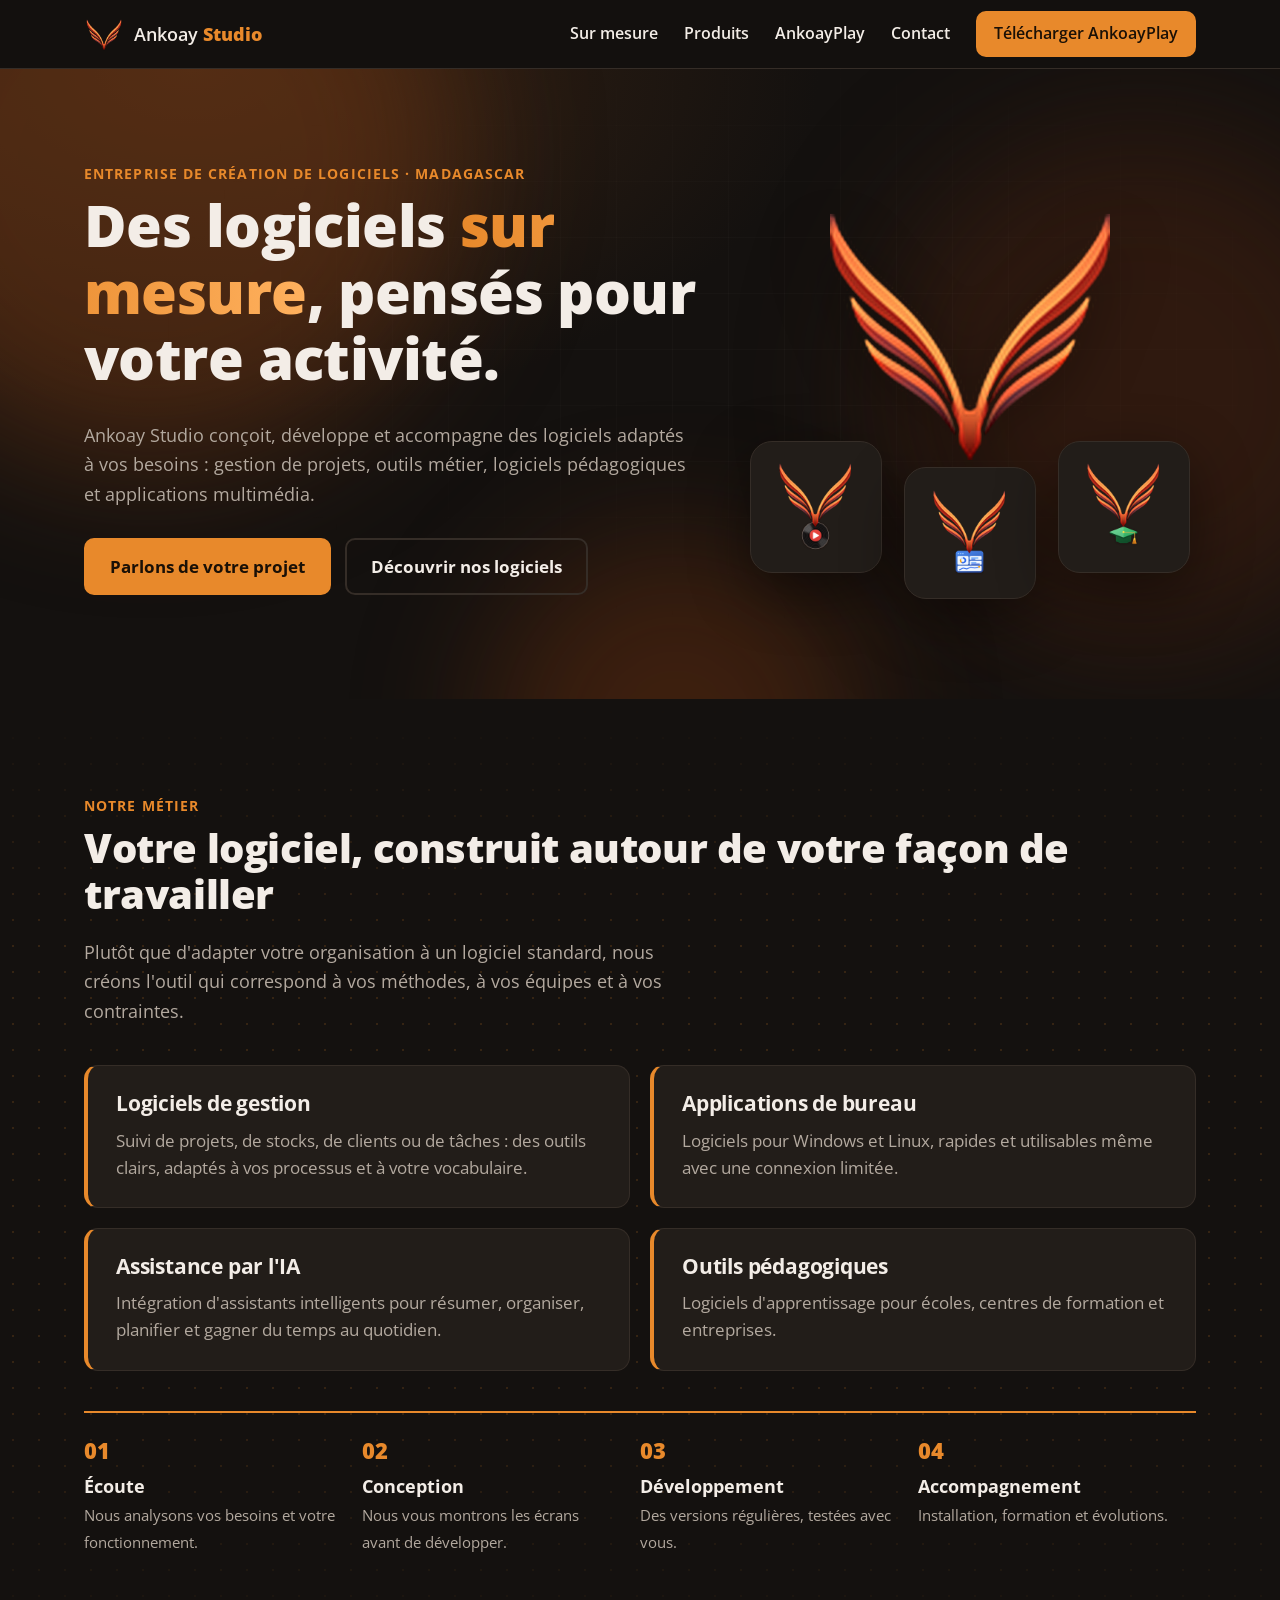
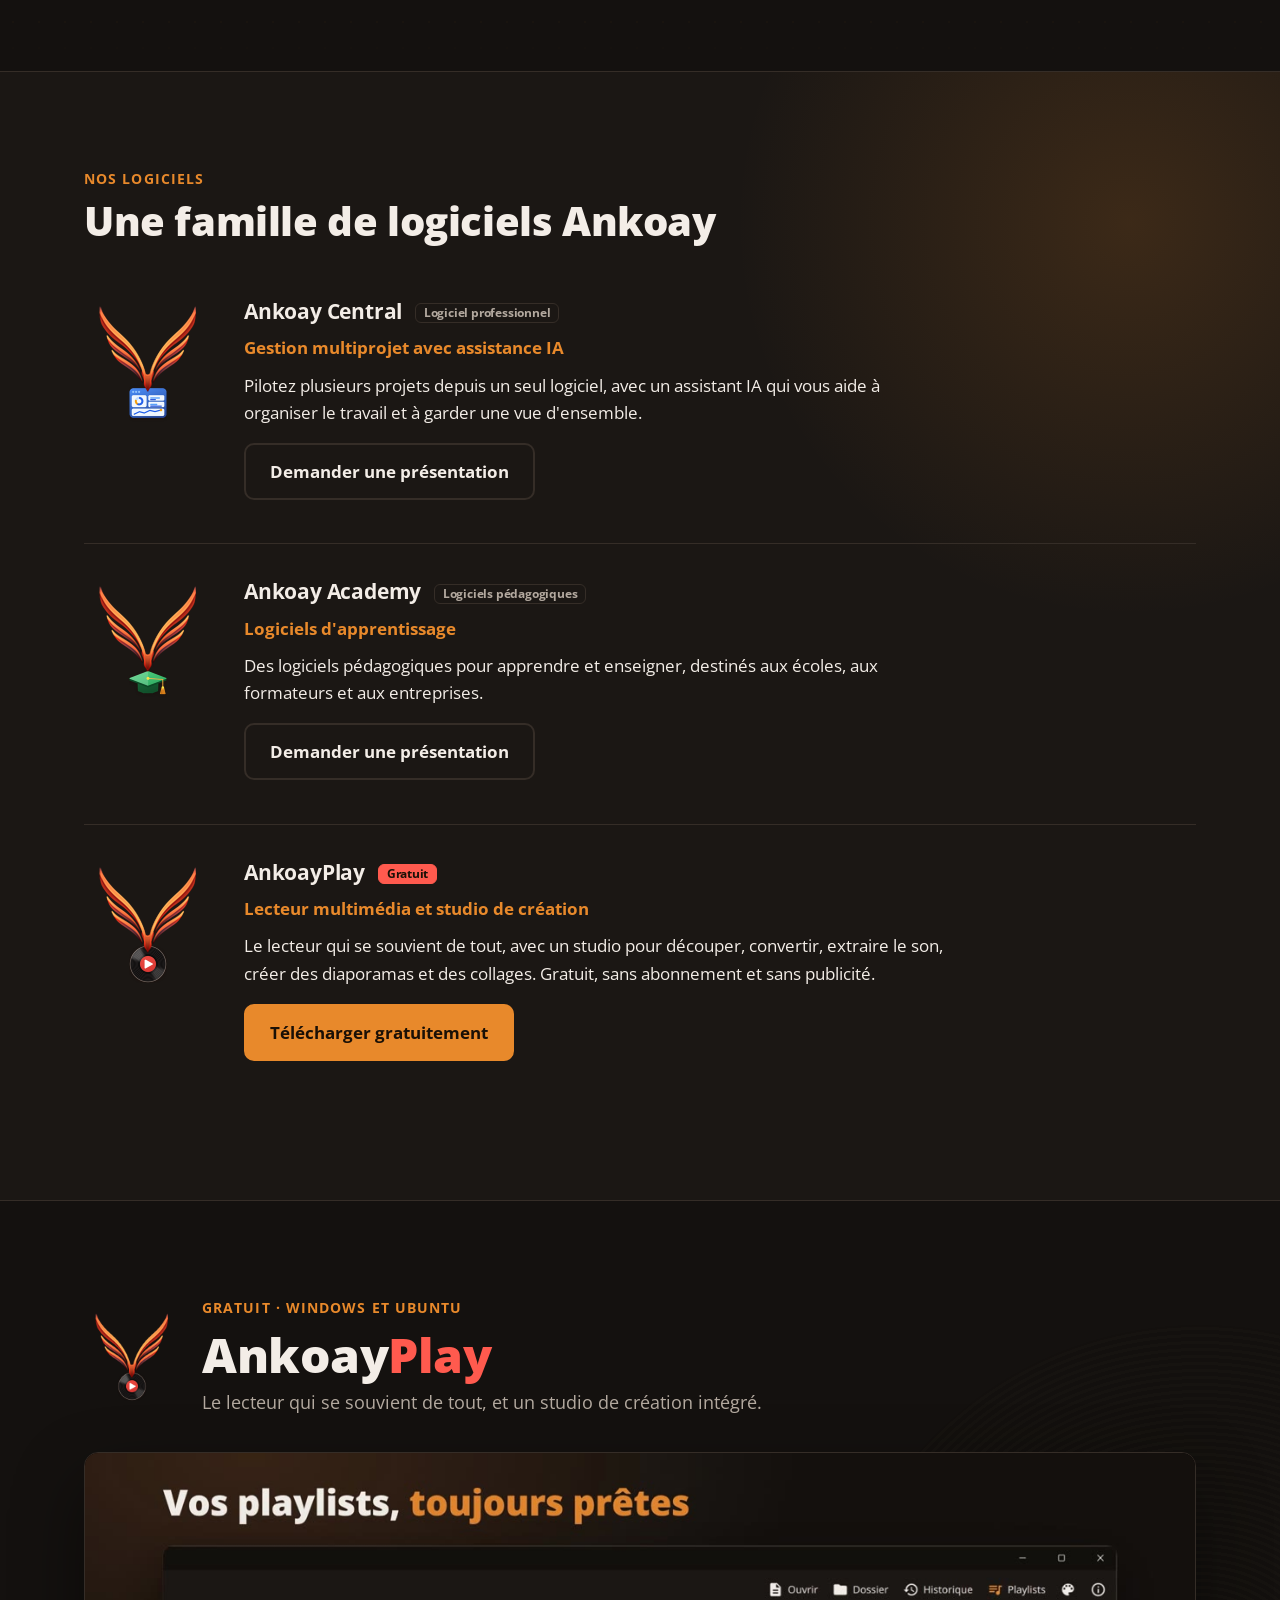
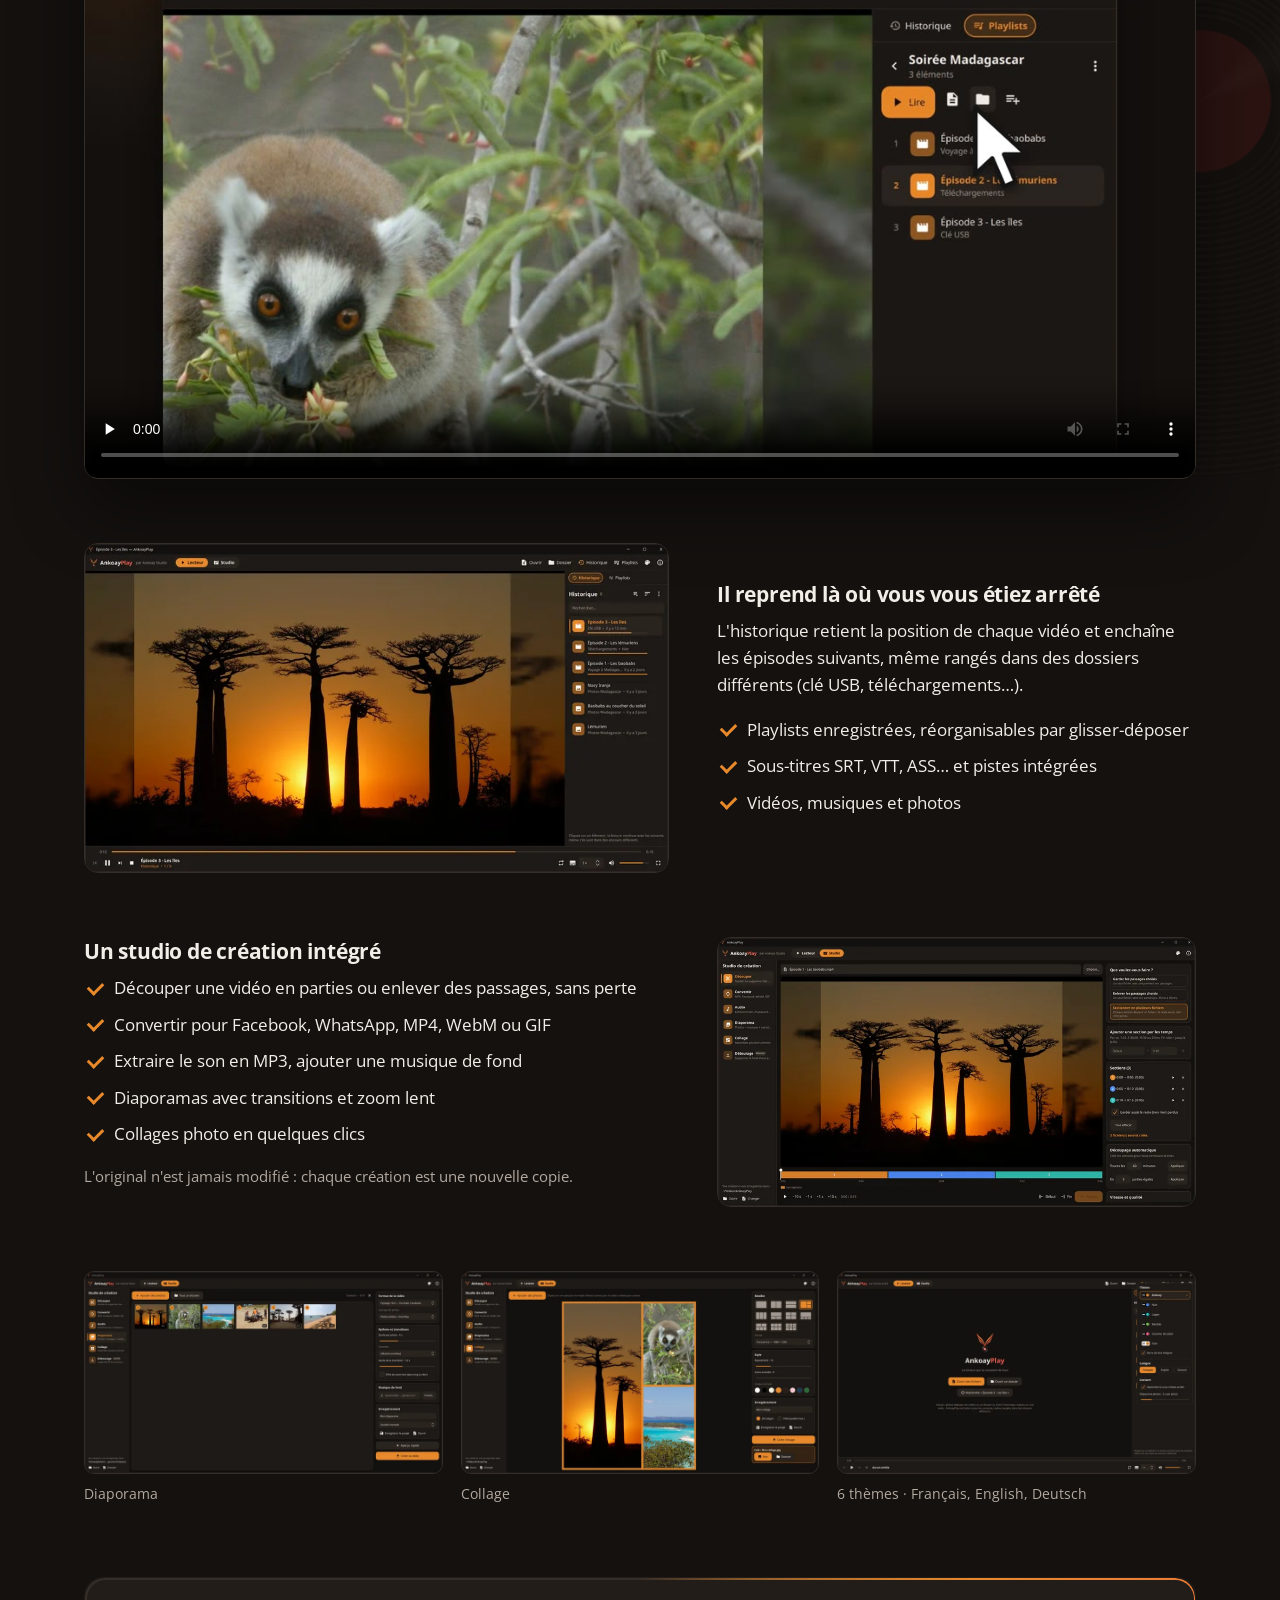
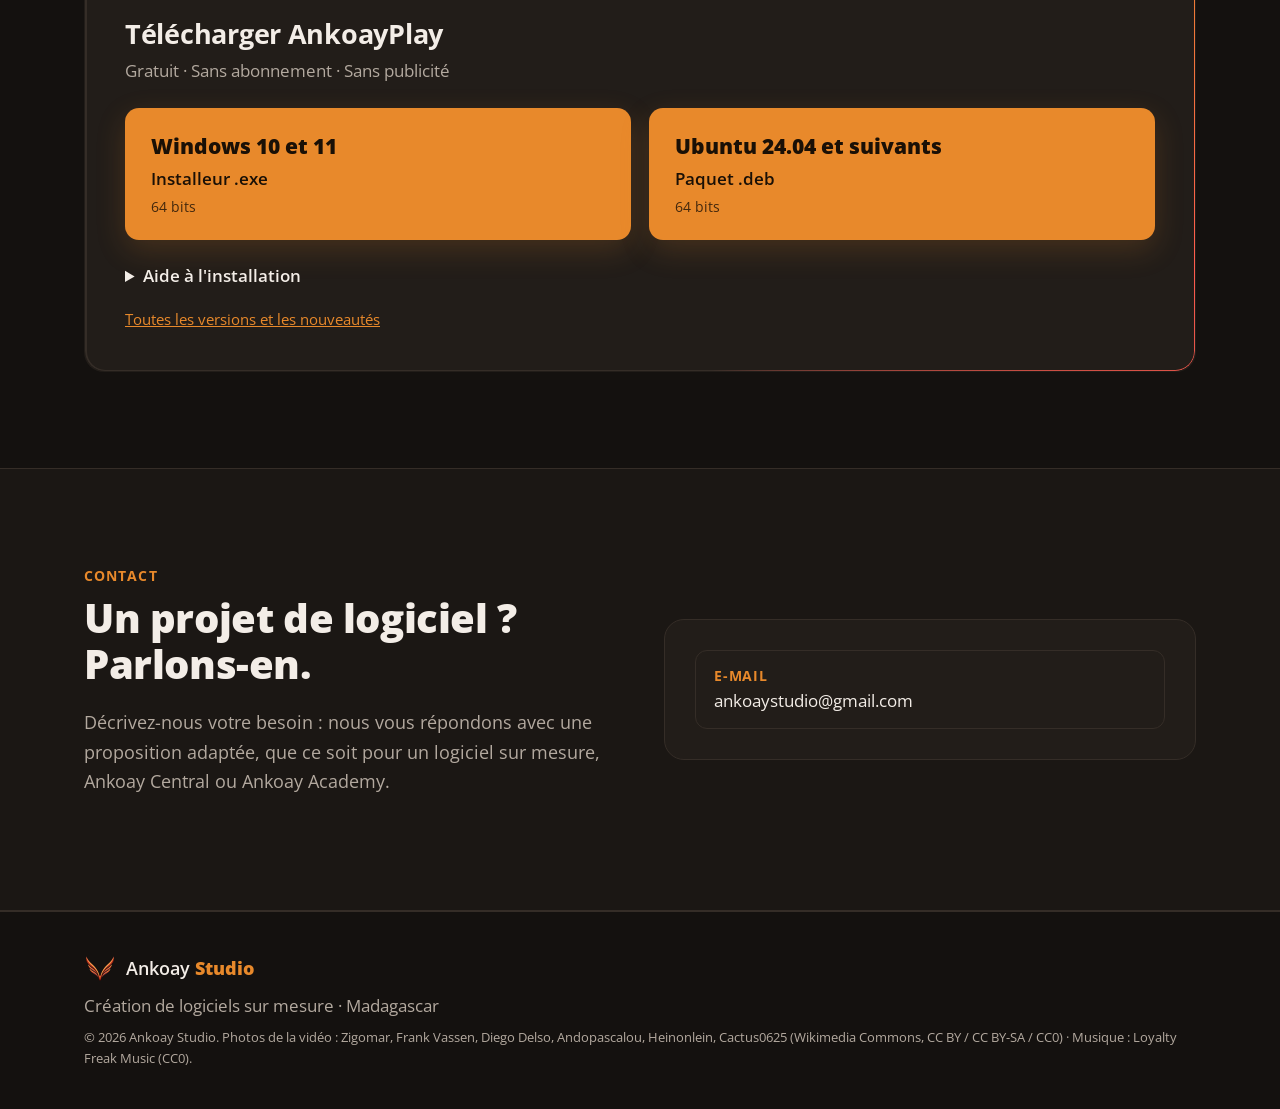
<file: index.html>
<!doctype html>
<html lang="fr">
<head>
  <meta charset="utf-8">
  <meta name="viewport" content="width=device-width, initial-scale=1">
  <title>Ankoay Studio — Logiciels sur mesure à Madagascar</title>
  <meta name="description" content="Ankoay Studio conçoit des logiciels sur mesure pour les entreprises et les écoles. Découvrez AnkoayPlay (lecteur et studio de création gratuit), Ankoay Central (gestion multiprojet avec assistance IA) et Ankoay Academy (logiciels pédagogiques).">
  <meta name="theme-color" content="#14110F">
  <link rel="icon" type="image/png" href="assets/img/favicon.png">
  <meta property="og:type" content="website">
  <meta property="og:title" content="Ankoay Studio — Logiciels sur mesure">
  <meta property="og:description" content="Logiciels sur mesure, gestion multiprojet avec IA, logiciels pédagogiques — et AnkoayPlay, notre lecteur multimédia gratuit.">
  <meta property="og:image" content="assets/img/video-affiche.jpg">
  <link rel="preconnect" href="https://fonts.googleapis.com">
  <link rel="preconnect" href="https://fonts.gstatic.com" crossorigin>
  <link href="https://fonts.googleapis.com/css2?family=Open+Sans:wght@400;600;700;800&display=swap" rel="stylesheet">
  <link rel="stylesheet" href="assets/css/style.css">
  <link rel="stylesheet" href="assets/css/animations.css">
  <script type="application/ld+json">
  {
    "@context": "https://schema.org",
    "@type": "SoftwareApplication",
    "name": "AnkoayPlay",
    "applicationCategory": "MultimediaApplication",
    "operatingSystem": "Windows 10, Windows 11, Ubuntu",
    "offers": { "@type": "Offer", "price": "0", "priceCurrency": "EUR" },
    "author": { "@type": "Organization", "name": "Ankoay Studio" }
  }
  </script>
</head>
<body>
  <a class="skip" href="#contenu">Aller au contenu</a>

  <header class="top" id="haut">
    <div class="wrap top-in">
      <a class="brand" href="#haut" aria-label="Ankoay Studio, accueil">
        <img src="assets/img/logo-ankoay-studio-256.png" alt="" width="40" height="40">
        <span>Ankoay <b>Studio</b></span>
      </a>
      <button class="menu-btn" aria-expanded="false" aria-controls="menu" aria-label="Ouvrir le menu">
        <span></span><span></span><span></span>
      </button>
      <nav id="menu" class="menu" aria-label="Navigation principale">
        <a href="#sur-mesure">Sur mesure</a>
        <a href="#produits">Produits</a>
        <a href="#ankoayplay">AnkoayPlay</a>
        <a href="#contact">Contact</a>
        <a class="btn btn-small" href="#telecharger">Télécharger AnkoayPlay</a>
      </nav>
    </div>
  </header>

  <main id="contenu">
    <!-- ============================================================ Accueil -->
    <section class="hero">
      <div class="hero-bg" aria-hidden="true"><span class="blob b1"></span><span class="blob b2"></span><span class="blob b3"></span><span class="grid"></span></div>
      <div class="wrap hero-in">
        <div class="hero-text">
          <p class="eyebrow">Entreprise de création de logiciels · Madagascar</p>
          <h1>Des logiciels <span class="acc">sur mesure</span>, pensés pour votre activité.</h1>
          <p class="lead">Ankoay Studio conçoit, développe et accompagne des logiciels adaptés à vos besoins :
            gestion de projets, outils métier, logiciels pédagogiques et applications multimédia.</p>
          <div class="cta-row">
            <a class="btn" href="#contact">Parlons de votre projet</a>
            <a class="btn btn-ghost" href="#produits">Découvrir nos logiciels</a>
          </div>
        </div>
        <div class="hero-logos" aria-hidden="true">
          <img class="hl hl-main" src="assets/img/logo-ankoay-studio-512.png" alt="">
          <img class="hl hl-a" src="assets/img/logo-ankoayplay-256.png" alt="">
          <img class="hl hl-b" src="assets/img/logo-ankoay-central-256.png" alt="">
          <img class="hl hl-c" src="assets/img/logo-ankoay-academy-256.png" alt="">
        </div>
      </div>
    </section>

    <!-- ============================================================ Sur mesure -->
    <section class="section section-dots" id="sur-mesure">
      <div class="wrap">
        <p class="eyebrow">Notre métier</p>
        <h2>Votre logiciel, construit autour de votre façon de travailler</h2>
        <p class="section-lead">Plutôt que d'adapter votre organisation à un logiciel standard, nous créons l'outil
          qui correspond à vos méthodes, à vos équipes et à vos contraintes.</p>
        <div class="services">
          <article class="service">
            <h3>Logiciels de gestion</h3>
            <p>Suivi de projets, de stocks, de clients ou de tâches : des outils clairs, adaptés à vos
              processus et à votre vocabulaire.</p>
          </article>
          <article class="service">
            <h3>Applications de bureau</h3>
            <p>Logiciels pour Windows et Linux, rapides et utilisables même avec une connexion limitée.</p>
          </article>
          <article class="service">
            <h3>Assistance par l'IA</h3>
            <p>Intégration d'assistants intelligents pour résumer, organiser, planifier et gagner du temps
              au quotidien.</p>
          </article>
          <article class="service">
            <h3>Outils pédagogiques</h3>
            <p>Logiciels d'apprentissage pour écoles, centres de formation et entreprises.</p>
          </article>
        </div>
        <ol class="steps" aria-label="Comment nous travaillons">
          <li><b>Écoute</b><span>Nous analysons vos besoins et votre fonctionnement.</span></li>
          <li><b>Conception</b><span>Nous vous montrons les écrans avant de développer.</span></li>
          <li><b>Développement</b><span>Des versions régulières, testées avec vous.</span></li>
          <li><b>Accompagnement</b><span>Installation, formation et évolutions.</span></li>
        </ol>
      </div>
    </section>

    <!-- ============================================================ Produits -->
    <section class="section section-alt section-glow" id="produits">
      <div class="wrap">
        <p class="eyebrow">Nos logiciels</p>
        <h2>Une famille de logiciels Ankoay</h2>

        <article class="product" id="ankoay-central">
          <img class="product-logo" src="assets/img/logo-ankoay-central-256.png" alt="Logo Ankoay Central" width="128" height="128">
          <div>
            <h3>Ankoay Central <span class="tag">Logiciel professionnel</span></h3>
            <p class="product-sub">Gestion multiprojet avec assistance IA</p>
            <p>Pilotez plusieurs projets depuis un seul logiciel, avec un assistant IA qui vous aide
              à organiser le travail et à garder une vue d'ensemble.</p>
            <a class="btn btn-ghost" href="#contact" data-subject="Ankoay Central">Demander une présentation</a>
          </div>
        </article>

        <article class="product" id="ankoay-academy">
          <img class="product-logo" src="assets/img/logo-ankoay-academy-256.png" alt="Logo Ankoay Academy" width="128" height="128">
          <div>
            <h3>Ankoay Academy <span class="tag">Logiciels pédagogiques</span></h3>
            <p class="product-sub">Logiciels d'apprentissage</p>
            <p>Des logiciels pédagogiques pour apprendre et enseigner, destinés aux écoles,
              aux formateurs et aux entreprises.</p>
            <a class="btn btn-ghost" href="#contact" data-subject="Ankoay Academy">Demander une présentation</a>
          </div>
        </article>

        <article class="product product-free">
          <img class="product-logo" src="assets/img/logo-ankoayplay-256.png" alt="Logo AnkoayPlay" width="128" height="128">
          <div>
            <h3>AnkoayPlay <span class="tag tag-free">Gratuit</span></h3>
            <p class="product-sub">Lecteur multimédia et studio de création</p>
            <p>Le lecteur qui se souvient de tout, avec un studio pour découper, convertir, extraire le son,
              créer des diaporamas et des collages. Gratuit, sans abonnement et sans publicité.</p>
            <a class="btn" href="#telecharger">Télécharger gratuitement</a>
          </div>
        </article>
      </div>
    </section>

    <!-- ============================================================ AnkoayPlay -->
    <section class="section section-play" id="ankoayplay">
      <div class="vinyl-bg" aria-hidden="true"><span class="vinyl"></span></div>
      <div class="wrap">
        <div class="play-head">
          <img src="assets/img/logo-ankoayplay-256.png" alt="" width="96" height="96">
          <div>
            <p class="eyebrow">Gratuit · Windows et Ubuntu</p>
            <h2>Ankoay<span class="red">Play</span></h2>
            <p class="section-lead">Le lecteur qui se souvient de tout, et un studio de création intégré.</p>
          </div>
        </div>

        <figure class="video">
          <video controls preload="none" playsinline poster="assets/img/video-affiche.jpg">
            <source src="assets/video/ankoayplay-promo.mp4" type="video/mp4">
            Votre navigateur ne lit pas cette vidéo.
          </video>
        </figure>

        <div class="feature">
          <img src="assets/img/lecteur-historique-800.webp" srcset="assets/img/lecteur-historique-800.webp 800w, assets/img/lecteur-historique.webp 1600w"
               sizes="(max-width: 900px) 100vw, 55vw" alt="AnkoayPlay : lecture d'une vidéo avec l'historique" loading="lazy" width="800" height="450">
          <div>
            <h3>Il reprend là où vous vous étiez arrêté</h3>
            <p>L'historique retient la position de chaque vidéo et enchaîne les épisodes suivants,
              même rangés dans des dossiers différents (clé USB, téléchargements…).</p>
            <ul class="ticks">
              <li>Playlists enregistrées, réorganisables par glisser-déposer</li>
              <li>Sous-titres SRT, VTT, ASS… et pistes intégrées</li>
              <li>Vidéos, musiques et photos</li>
            </ul>
          </div>
        </div>

        <div class="feature feature-rev">
          <img src="assets/img/studio-decouper-800.webp" srcset="assets/img/studio-decouper-800.webp 800w, assets/img/studio-decouper.webp 1600w"
               sizes="(max-width: 900px) 100vw, 55vw" alt="Studio AnkoayPlay : découpe d'une vidéo en trois sections" loading="lazy" width="800" height="450">
          <div>
            <h3>Un studio de création intégré</h3>
            <ul class="ticks">
              <li>Découper une vidéo en parties ou enlever des passages, sans perte</li>
              <li>Convertir pour Facebook, WhatsApp, MP4, WebM ou GIF</li>
              <li>Extraire le son en MP3, ajouter une musique de fond</li>
              <li>Diaporamas avec transitions et zoom lent</li>
              <li>Collages photo en quelques clics</li>
            </ul>
            <p class="note">L'original n'est jamais modifié : chaque création est une nouvelle copie.</p>
          </div>
        </div>

        <div class="gallery">
          <figure><img src="assets/img/studio-diaporama-800.webp" alt="Création d'un diaporama" loading="lazy" width="800" height="450"><figcaption>Diaporama</figcaption></figure>
          <figure><img src="assets/img/studio-collage-800.webp" alt="Création d'un collage photo" loading="lazy" width="800" height="450"><figcaption>Collage</figcaption></figure>
          <figure><img src="assets/img/themes-langues-800.webp" alt="Thèmes et langues" loading="lazy" width="800" height="450"><figcaption>6 thèmes · Français, English, Deutsch</figcaption></figure>
        </div>

        <!-- Téléchargement -->
        <div class="download" id="telecharger">
          <div class="download-head">
            <h3>Télécharger AnkoayPlay</h3>
            <p class="counter" id="compteur" hidden>
              <b id="compteur-total">0</b> <span id="compteur-texte">téléchargements</span>
            </p>
            <p class="version" id="version">Gratuit · Sans abonnement · Sans publicité</p>
          </div>
          <div class="dl-grid">
            <a class="dl" id="dl-windows" href="https://github.com/Ghislain-Helison/ankoay-studio/releases/latest">
              <span class="dl-os">Windows 10 et 11</span>
              <span class="dl-file">Installeur .exe</span>
              <span class="dl-meta" id="meta-windows">64 bits</span>
            </a>
            <a class="dl" id="dl-ubuntu" href="https://github.com/Ghislain-Helison/ankoay-studio/releases/latest">
              <span class="dl-os">Ubuntu 24.04 et suivants</span>
              <span class="dl-file">Paquet .deb</span>
              <span class="dl-meta" id="meta-ubuntu">64 bits</span>
            </a>
          </div>
          <details class="help">
            <summary>Aide à l'installation</summary>
            <p><b>Windows :</b> si Windows affiche « Windows a protégé votre ordinateur », cliquez sur
              « Informations complémentaires » puis « Exécuter quand même ». Ce message apparaît pour les
              logiciels récents qui ne sont pas encore connus de Microsoft.</p>
            <p><b>Ubuntu :</b> ouvrez un terminal dans le dossier du fichier téléchargé, puis tapez :</p>
            <pre><code id="cmd-ubuntu">sudo apt install ./ankoayplay_*_amd64.deb</code></pre>
          </details>
          <p class="all-versions"><a id="lien-versions" href="https://github.com/Ghislain-Helison/ankoay-studio/releases">Toutes les versions et les nouveautés</a></p>
        </div>
      </div>
    </section>

    <!-- ============================================================ Contact -->
    <section class="section section-alt" id="contact">
      <div class="wrap contact">
        <div>
          <p class="eyebrow">Contact</p>
          <h2>Un projet de logiciel ? Parlons-en.</h2>
          <p class="section-lead">Décrivez-nous votre besoin : nous vous répondons avec une proposition adaptée,
            que ce soit pour un logiciel sur mesure, Ankoay Central ou Ankoay Academy.</p>
        </div>
        <div class="contact-card" id="contact-card">
          <ul class="contact-list" id="contact-list"></ul>
          <p class="contact-empty" id="contact-empty">Nos coordonnées seront bientôt disponibles ici.</p>
        </div>
      </div>
    </section>
  </main>

  <footer class="foot">
    <div class="wrap foot-in">
      <div class="brand brand-foot">
        <img src="assets/img/logo-ankoay-studio-256.png" alt="" width="32" height="32">
        <span>Ankoay <b>Studio</b></span>
      </div>
      <p>Création de logiciels sur mesure · <span id="ville">Madagascar</span></p>
      <p class="small">© <span id="annee">2026</span> Ankoay Studio. Photos de la vidéo : Zigomar, Frank Vassen, Diego Delso,
        Andopascalou, Heinonlein, Cactus0625 (Wikimedia Commons, CC BY / CC BY-SA / CC0) ·
        Musique : Loyalty Freak Music (CC0).</p>
    </div>
  </footer>

  <script src="assets/js/config.js"></script>
  <script src="assets/js/main.js"></script>
</body>
</html>
</file>
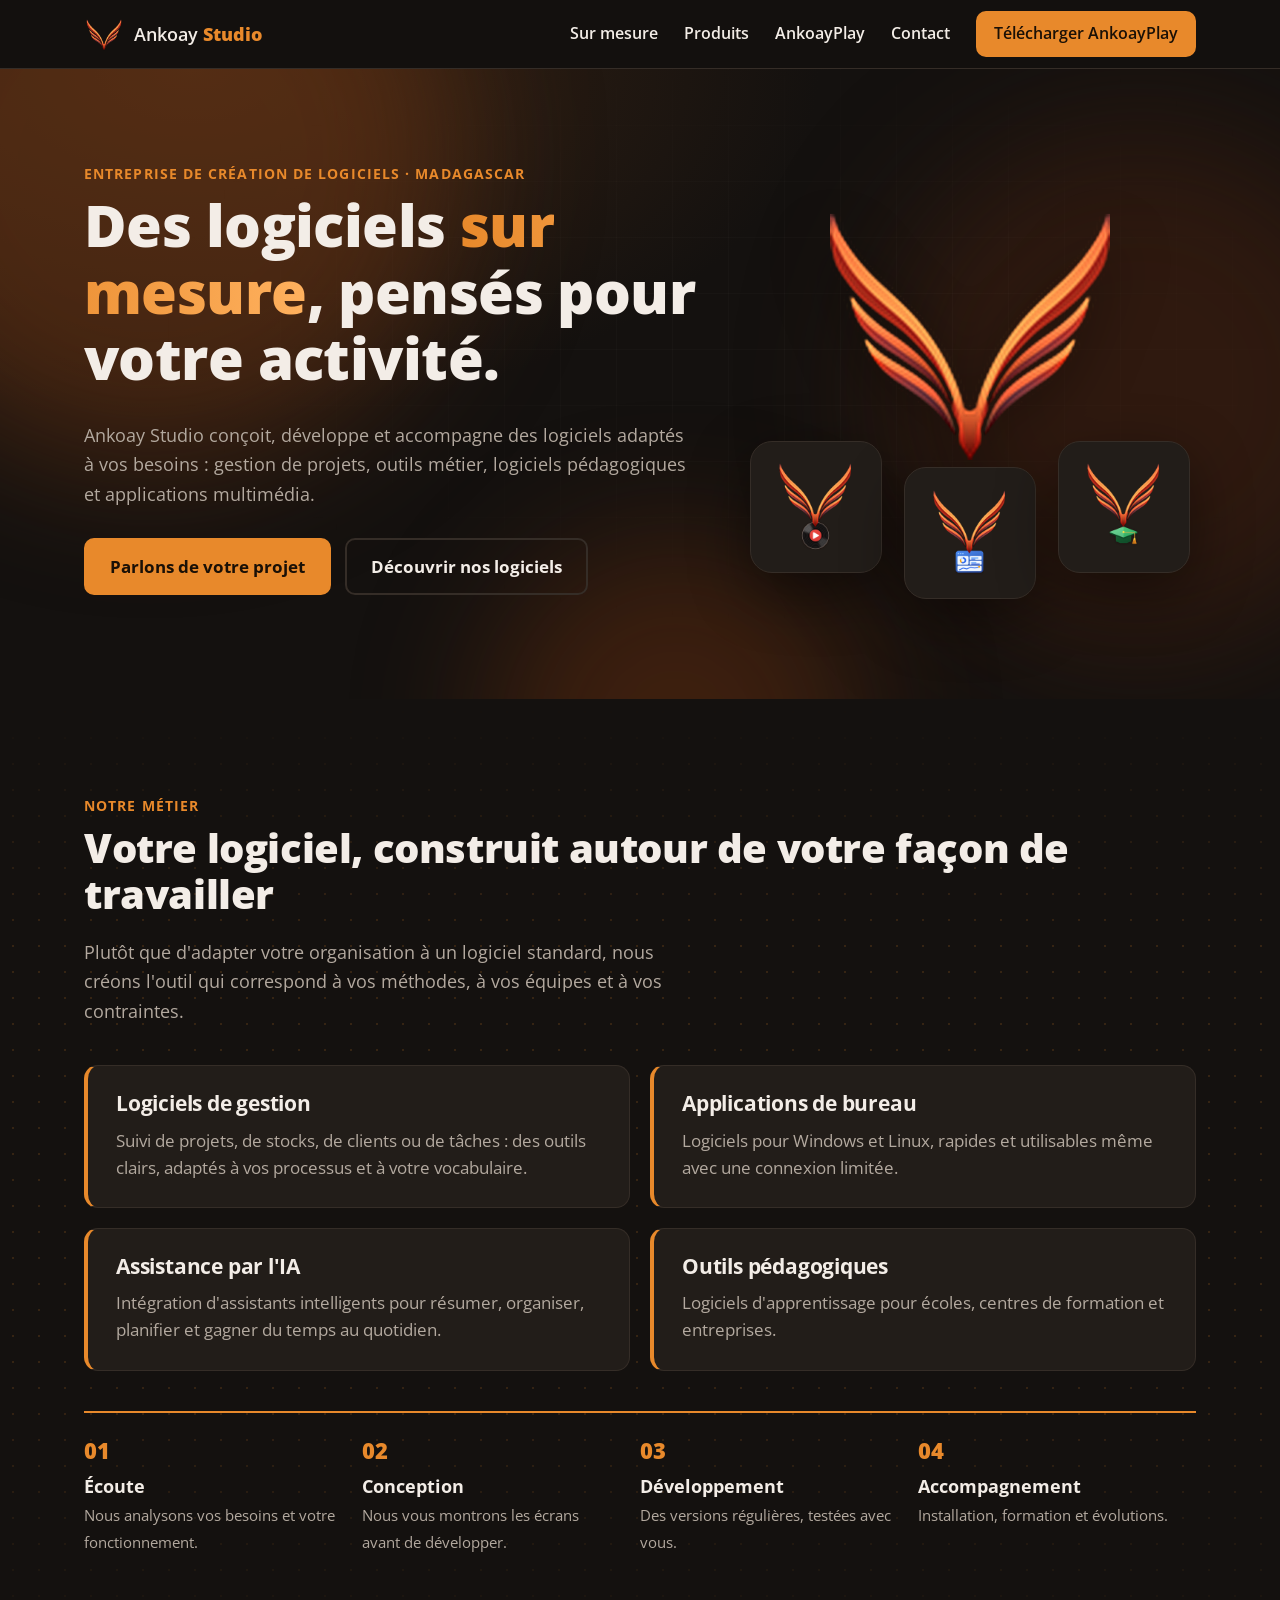
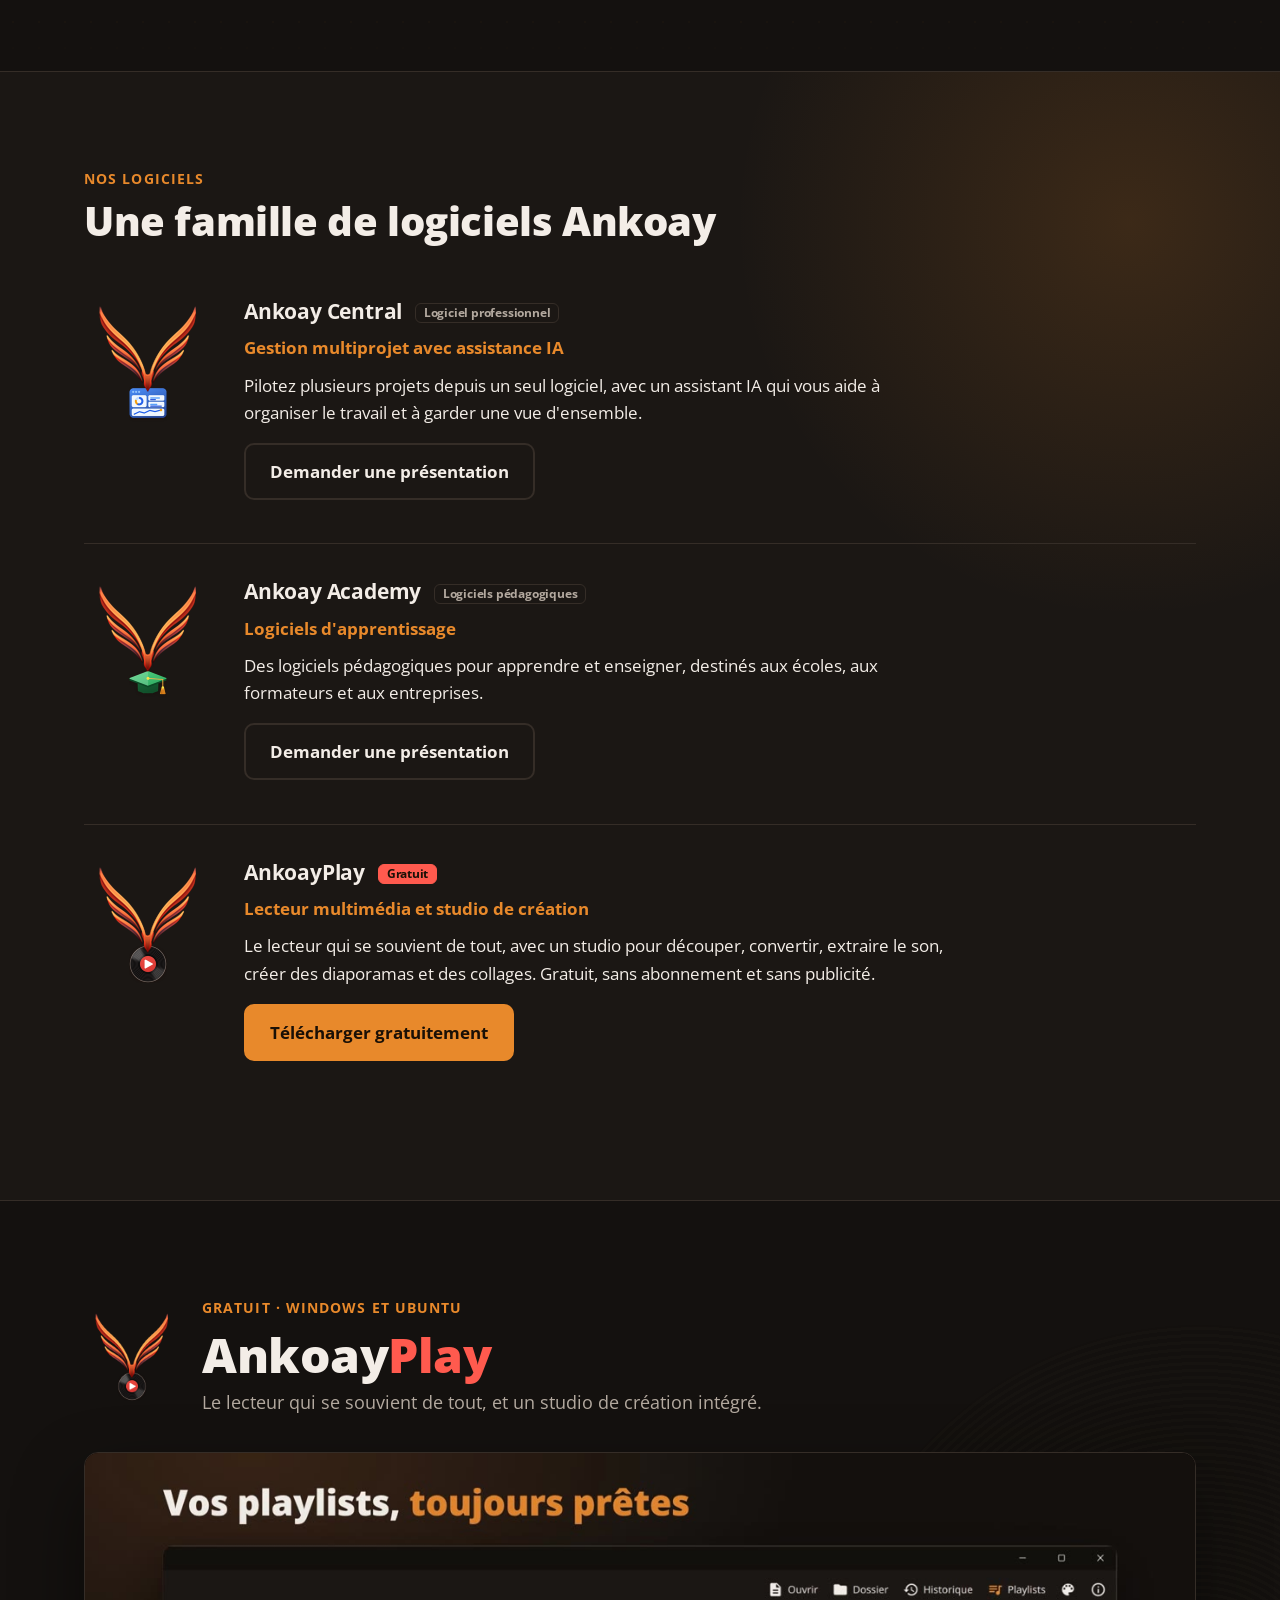
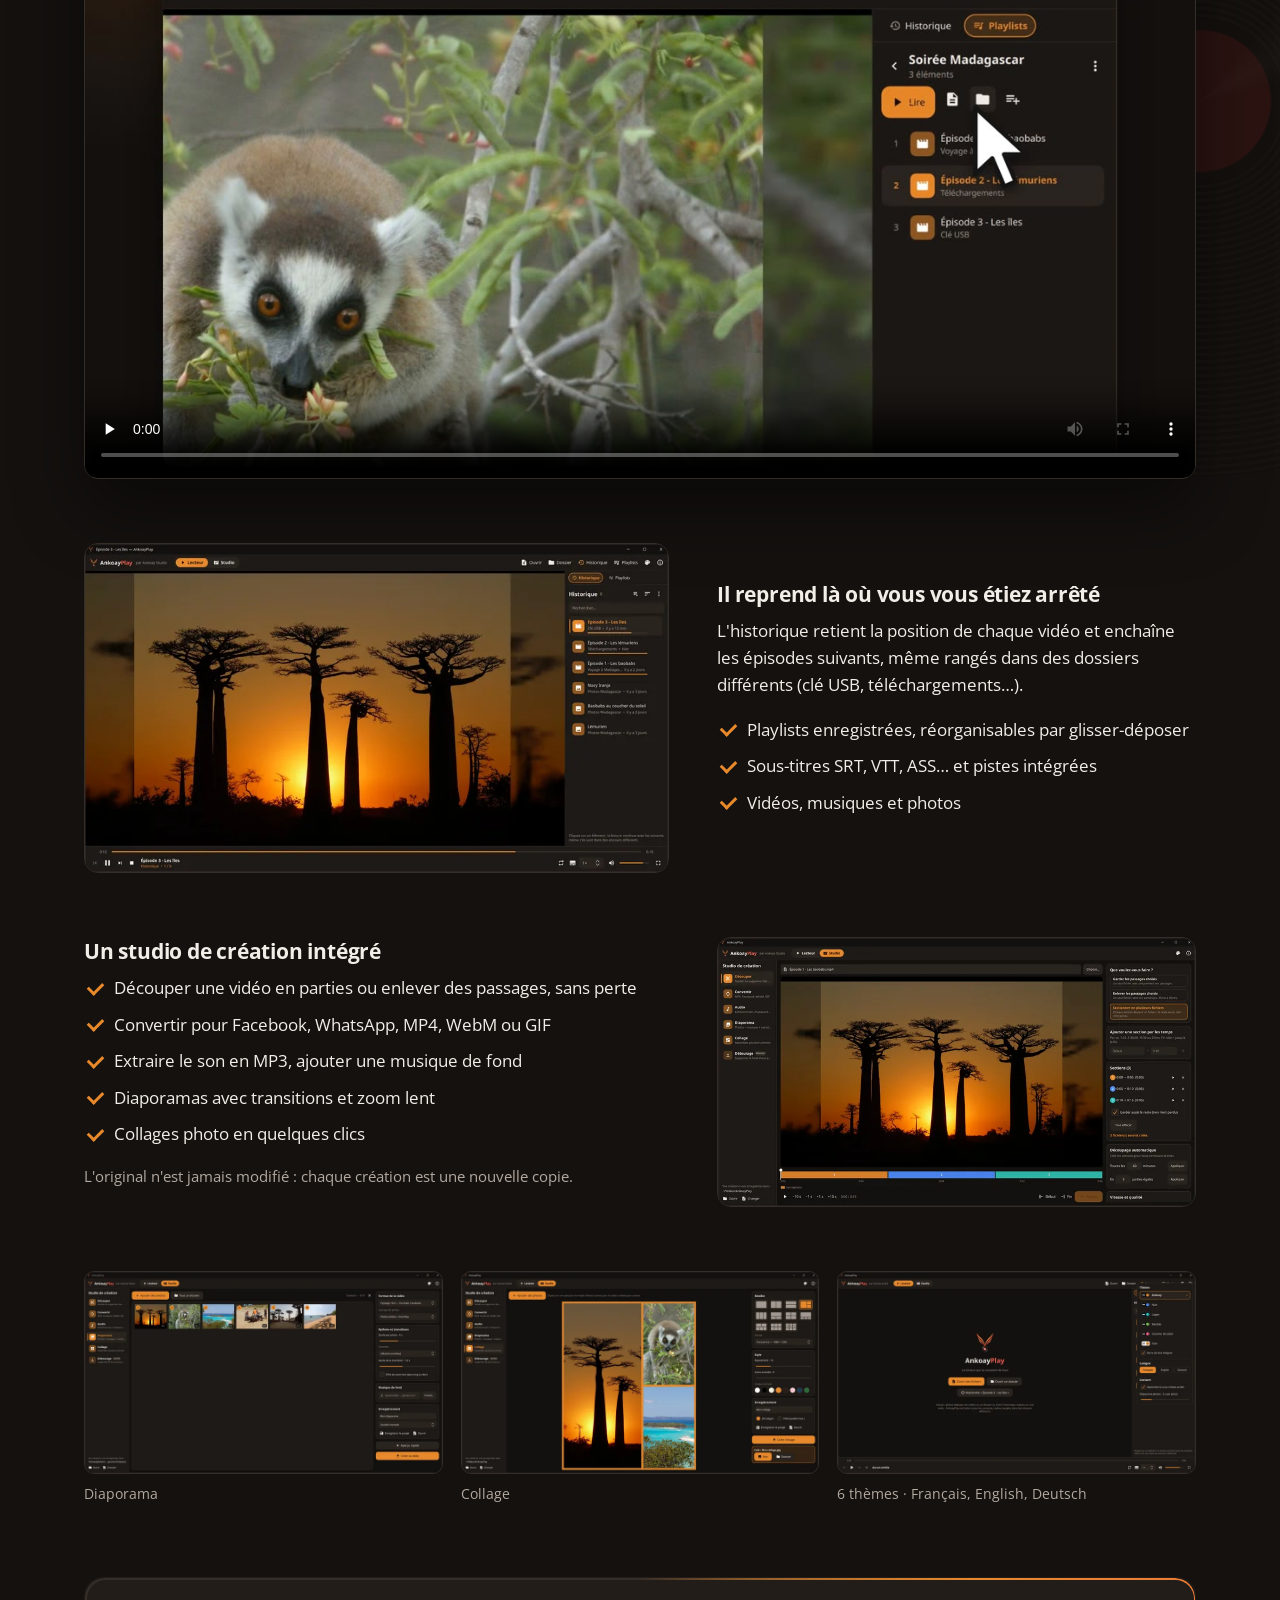
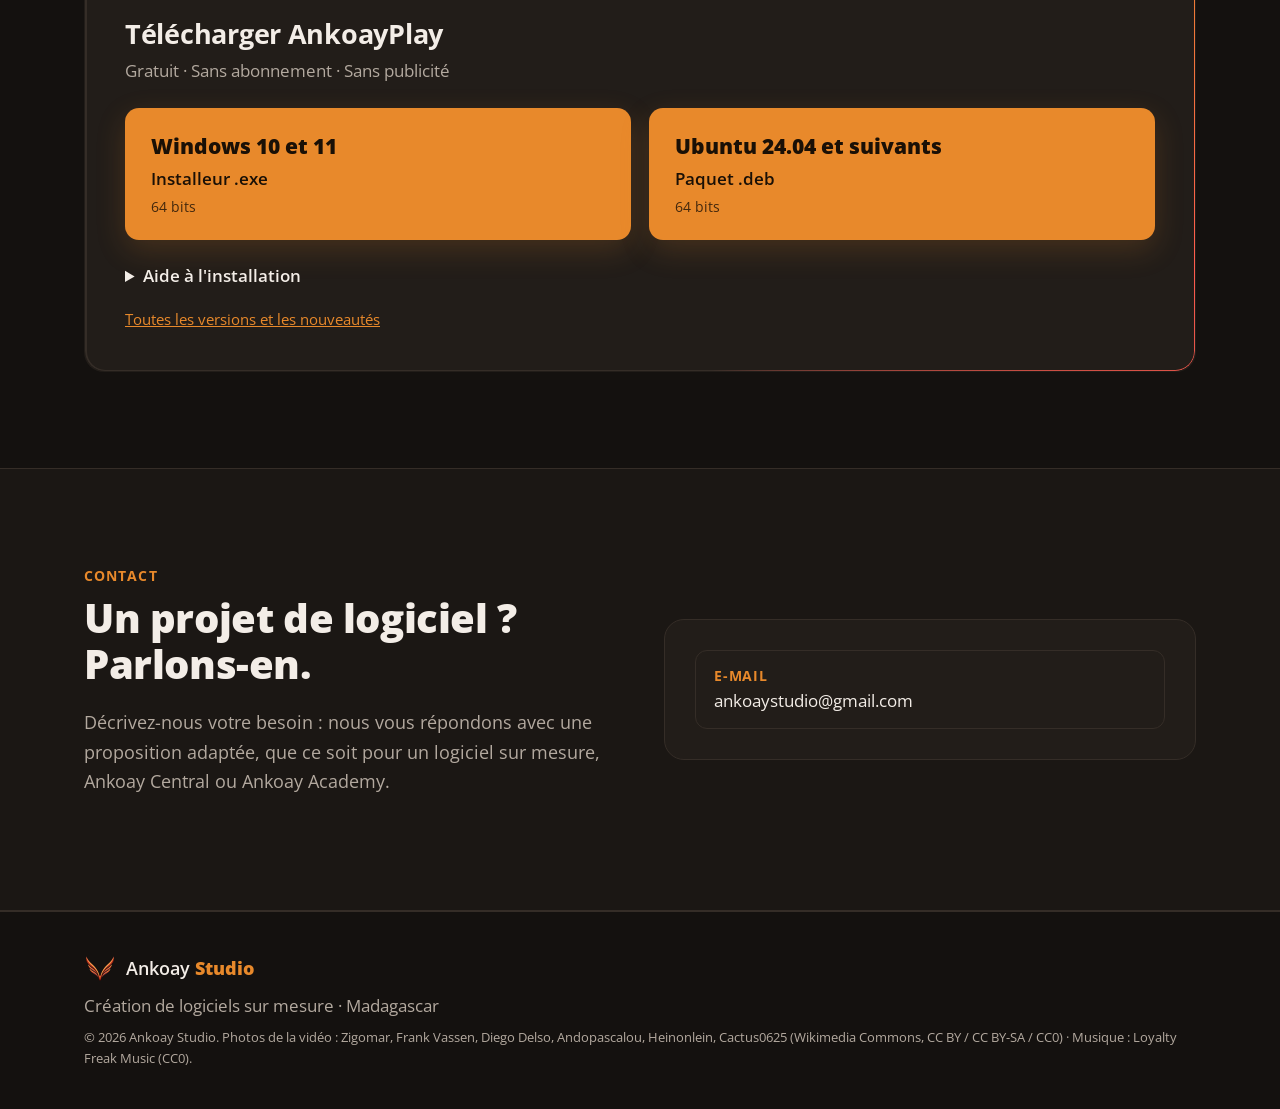
<file: admin/index.html>
<!doctype html>
<html lang="fr">
<head>
  <meta charset="utf-8">
  <meta name="robots" content="noindex, nofollow">
  <meta http-equiv="refresh" content="0; url=/">
  <title>Ankoay Studio</title>
  <link rel="canonical" href="/">
</head>
<body>
  <p>Cette page n'existe plus. <a href="/">Retour à l'accueil d'Ankoay Studio</a>.</p>
  <script>location.replace("/");</script>
</body>
</html>
</file>
<file: assets/css/style.css>
/* Ankoay Studio — feuille de style du site */
:root {
  --bg: #14110F;
  --bg-alt: #1B1714;
  --surface: #221D19;
  --border: #352D27;
  --text: #F3EDE7;
  --muted: #B3A99F;
  --orange: #E8892B;
  --orange-dark: #C96F17;
  --red: #FF5A4E;
  --on-orange: #1A1006;
  --radius: 14px;
  --wrap: 1160px;
}

* { box-sizing: border-box; }
html { scroll-behavior: smooth; scroll-padding-top: 80px; }
body {
  margin: 0;
  background: var(--bg);
  color: var(--text);
  font-family: "Open Sans", system-ui, -apple-system, "Segoe UI", sans-serif;
  font-size: 17px;
  line-height: 1.6;
  -webkit-font-smoothing: antialiased;
}
img, video { max-width: 100%; display: block; }
a { color: var(--orange); }
h1, h2, h3 { line-height: 1.15; margin: 0 0 .5em; letter-spacing: -0.01em; }
h1 { font-size: clamp(2.2rem, 5vw, 3.6rem); font-weight: 800; }
h2 { font-size: clamp(1.7rem, 3.4vw, 2.5rem); font-weight: 800; }
h3 { font-size: 1.3rem; font-weight: 700; }
p { margin: 0 0 1em; }

.wrap { max-width: var(--wrap); margin: 0 auto; padding: 0 24px; }
.acc { color: var(--orange); }
.red { color: var(--red); }
.eyebrow { color: var(--orange); font-weight: 700; font-size: .85rem; letter-spacing: .08em; text-transform: uppercase; margin-bottom: .6em; }
.lead, .section-lead { color: var(--muted); font-size: 1.15rem; max-width: 62ch; }
.skip { position: absolute; left: -999px; }
.skip:focus { left: 16px; top: 16px; z-index: 100; background: var(--orange); color: var(--on-orange); padding: 8px 12px; border-radius: 8px; }

/* ---- Boutons */
.btn {
  display: inline-block; background: var(--orange); color: var(--on-orange); font-weight: 700;
  padding: 13px 24px; border-radius: 10px; text-decoration: none; border: 2px solid var(--orange);
  transition: background .15s, border-color .15s, color .15s;
}
.btn:hover { background: var(--orange-dark); border-color: var(--orange-dark); }
.btn-ghost { background: transparent; color: var(--text); border-color: var(--border); }
.btn-ghost:hover { background: var(--surface); border-color: var(--orange); }
.btn-small { padding: 8px 16px; font-size: .95rem; }
.btn:focus-visible, a:focus-visible, button:focus-visible, summary:focus-visible { outline: 3px solid var(--orange); outline-offset: 3px; }

/* ---- En-tête */
.top { position: sticky; top: 0; z-index: 50; background: rgba(20, 17, 15, .92); backdrop-filter: blur(8px); border-bottom: 1px solid var(--border); }
.top-in { display: flex; align-items: center; justify-content: space-between; height: 68px; }
.brand { display: flex; align-items: center; gap: 10px; color: var(--text); text-decoration: none; font-size: 1.15rem; font-weight: 600; }
.brand b { color: var(--orange); font-weight: 800; }
.menu { display: flex; align-items: center; gap: 26px; }
.menu a { color: var(--text); text-decoration: none; font-weight: 600; font-size: .98rem; }
.menu a:hover { color: var(--orange); }
.menu a.btn { color: var(--on-orange); }
.menu-btn { display: none; background: none; border: 0; padding: 10px; cursor: pointer; }
.menu-btn span { display: block; width: 24px; height: 2px; background: var(--text); margin: 5px 0; }

/* ---- Accueil */
.hero {
  background: radial-gradient(ellipse 70% 80% at 15% 0%, #3A2414 0%, var(--bg) 70%);
  padding: 90px 0 100px;
}
.hero-in { display: grid; grid-template-columns: 1.15fr .85fr; gap: 48px; align-items: center; }
.cta-row { display: flex; flex-wrap: wrap; gap: 14px; margin-top: 30px; }
.hero-logos { position: relative; aspect-ratio: 1; max-width: 440px; justify-self: center; width: 100%; }
.hl { position: absolute; filter: drop-shadow(0 18px 30px rgba(0, 0, 0, .45)); }
.hl-main { width: 74%; left: 13%; top: 2%; }
.hl-a, .hl-b, .hl-c { width: 30%; background: var(--surface); border: 1px solid var(--border); border-radius: 22px; padding: 4%; }
.hl-a { left: 0; bottom: 6%; }
.hl-b { left: 35%; bottom: 0; }
.hl-c { right: 0; bottom: 6%; }

/* ---- Sections */
.section { padding: 96px 0; }
.section-alt { background: var(--bg-alt); border-top: 1px solid var(--border); border-bottom: 1px solid var(--border); }

.services { display: grid; grid-template-columns: repeat(2, 1fr); gap: 20px; margin: 40px 0; }
.service { background: var(--surface); border: 1px solid var(--border); border-radius: var(--radius); padding: 26px 28px; border-left: 4px solid var(--orange); }
.service p { color: var(--muted); margin: 0; }

.steps { list-style: none; padding: 0; margin: 0; display: grid; grid-template-columns: repeat(4, 1fr); gap: 0; counter-reset: s; }
.steps li { counter-increment: s; padding: 20px 20px 20px 0; border-top: 2px solid var(--border); position: relative; }
.steps li::before { content: counter(s, decimal-leading-zero); color: var(--orange); font-weight: 800; font-size: 1.4rem; display: block; margin-bottom: 4px; }
.steps b { display: block; font-size: 1.1rem; }
.steps span { color: var(--muted); font-size: .95rem; }

/* ---- Produits */
.product { display: grid; grid-template-columns: 128px 1fr; gap: 32px; align-items: start; padding: 36px 0; border-bottom: 1px solid var(--border); }
.product:last-child { border-bottom: 0; }
.product-logo { width: 128px; height: 128px; }
.product-sub { color: var(--orange); font-weight: 700; margin-bottom: .6em; }
.product p { max-width: 70ch; }
.tag { display: inline-block; vertical-align: middle; font-size: .78rem; font-weight: 700; color: var(--muted); border: 1px solid var(--border); border-radius: 6px; padding: 2px 8px; margin-left: 8px; }
.tag-free { color: var(--on-orange); background: var(--red); border-color: var(--red); }

/* ---- AnkoayPlay */
.play-head { display: flex; gap: 22px; align-items: center; margin-bottom: 36px; }
.play-head h2 { font-size: clamp(2rem, 4vw, 3rem); margin-bottom: .1em; }
.play-head .section-lead { margin: 0; }
.video { margin: 0 0 64px; border-radius: var(--radius); overflow: hidden; border: 1px solid var(--border); background: #000; box-shadow: 0 30px 70px rgba(0, 0, 0, .45); }
.video video { width: 100%; aspect-ratio: 16 / 9; }

.feature { display: grid; grid-template-columns: 1.1fr .9fr; gap: 48px; align-items: center; margin: 0 0 64px; }
.feature img { border-radius: var(--radius); border: 1px solid var(--border); width: 100%; height: auto; }
.feature-rev img { order: 2; }
.ticks { list-style: none; padding: 0; margin: 0 0 1em; }
.ticks li { padding-left: 30px; position: relative; margin-bottom: .55em; }
.ticks li::before { content: ""; position: absolute; left: 4px; top: .45em; width: 12px; height: 7px; border-left: 3px solid var(--orange); border-bottom: 3px solid var(--orange); transform: rotate(-45deg); }
.note { color: var(--muted); font-size: .95rem; }

.gallery { display: grid; grid-template-columns: repeat(3, 1fr); gap: 18px; margin-bottom: 72px; }
.gallery figure { margin: 0; }
.gallery img { border-radius: 10px; border: 1px solid var(--border); width: 100%; height: auto; }
.gallery figcaption { color: var(--muted); font-size: .9rem; margin-top: 8px; }

.download { background: var(--surface); border: 1px solid var(--border); border-radius: 20px; padding: 40px; }
.download-head { display: flex; flex-wrap: wrap; align-items: baseline; gap: 8px 22px; margin-bottom: 24px; }
.download-head h3 { font-size: 1.7rem; margin: 0; }
.counter { margin: 0; color: var(--muted); font-size: 1.05rem; }
.counter b { color: var(--orange); font-size: 1.6rem; font-weight: 800; }
.version { margin: 0; color: var(--muted); flex-basis: 100%; }
.dl-grid { display: grid; grid-template-columns: repeat(2, 1fr); gap: 18px; }
.dl {
  display: grid; gap: 2px; text-decoration: none; color: var(--on-orange); background: var(--orange);
  border-radius: 14px; padding: 22px 26px; transition: background .15s, transform .15s;
}
.dl:hover { background: var(--orange-dark); transform: translateY(-2px); }
.dl-os { font-weight: 800; font-size: 1.3rem; }
.dl-file { font-weight: 600; }
.dl-meta { font-size: .9rem; opacity: .8; }
.help { margin-top: 22px; color: var(--muted); }
.help summary { cursor: pointer; color: var(--text); font-weight: 600; }
.help p { margin: .8em 0; }
.help pre { background: var(--bg); border: 1px solid var(--border); border-radius: 8px; padding: 12px 14px; overflow-x: auto; color: var(--text); }
.all-versions { margin: 18px 0 0; font-size: .95rem; }

/* ---- Contact */
.contact { display: grid; grid-template-columns: 1fr 1fr; gap: 48px; align-items: center; }
.contact-card { background: var(--surface); border: 1px solid var(--border); border-radius: 20px; padding: 30px; }
.contact-list { list-style: none; margin: 0; padding: 0; display: grid; gap: 12px; }
.contact-list a { display: grid; text-decoration: none; color: var(--text); padding: 14px 18px; border-radius: 12px; border: 1px solid var(--border); }
.contact-list a:hover { border-color: var(--orange); }
.contact-list b { color: var(--orange); font-size: .85rem; text-transform: uppercase; letter-spacing: .06em; }
.contact-empty { color: var(--muted); margin: 0; }

/* ---- Pied de page */
.foot { padding: 40px 0; border-top: 1px solid var(--border); color: var(--muted); }
.foot-in p { margin: 8px 0 0; }
.small { font-size: .82rem; }

/* ---- Mobile */
@media (max-width: 900px) {
  .menu-btn { display: block; }
  .menu {
    display: none; position: absolute; top: 68px; left: 0; right: 0; flex-direction: column; align-items: stretch;
    gap: 0; background: var(--bg); border-bottom: 1px solid var(--border); padding: 8px 24px 20px;
  }
  .menu.open { display: flex; }
  .menu a { padding: 12px 0; border-bottom: 1px solid var(--border); }
  .menu a.btn { margin-top: 14px; text-align: center; border-bottom: 0; }
  .hero { padding: 56px 0 64px; }
  .hero-in, .feature, .contact { grid-template-columns: 1fr; }
  .hero-logos { max-width: 300px; order: -1; }
  .feature-rev img { order: 0; }
  .services, .dl-grid { grid-template-columns: 1fr; }
  .steps { grid-template-columns: 1fr 1fr; }
  .gallery { grid-template-columns: 1fr; }
  .product { grid-template-columns: 1fr; gap: 16px; }
  .product-logo { width: 96px; height: 96px; }
  .section { padding: 64px 0; }
  .download { padding: 26px 20px; }
}
@media (prefers-reduced-motion: reduce) {
  html { scroll-behavior: auto; }
  .dl:hover { transform: none; }
}
</file>
<file: assets/css/animations.css>
/* Ankoay Studio — animations et fonds decoratifs.
   Tout s'arrete automatiquement si le visiteur a demande moins d'animations (voir la fin du fichier). */
@property --angle { syntax: "<angle>"; inherits: false; initial-value: 0deg; }

/* ---- En-tete : se resserre au defilement */
.top { transition: background .25s, box-shadow .25s; }
.top-in { transition: height .25s; }
.top.scrolled { box-shadow: 0 10px 30px rgba(0, 0, 0, .35); }
.top.scrolled .top-in { height: 58px; }

/* ---- Accueil : halos chauds qui derivent lentement + grille fine */
.hero { position: relative; overflow: hidden; isolation: isolate; }
.hero-bg { position: absolute; inset: 0; z-index: -1; pointer-events: none; }
.blob { position: absolute; border-radius: 50%; filter: blur(70px); opacity: .55; will-change: transform; }
.b1 { width: 620px; height: 620px; left: -160px; top: -220px; background: #6B3514; animation: drift1 22s ease-in-out infinite alternate; }
.b2 { width: 520px; height: 520px; right: -120px; top: 60px; background: #4A2210; opacity: .5; animation: drift2 26s ease-in-out infinite alternate; }
.b3 { width: 380px; height: 380px; left: 38%; bottom: -220px; background: #8A3B10; opacity: .35; animation: drift3 30s ease-in-out infinite alternate; }
.grid {
  position: absolute; inset: 0; opacity: .5;
  background-image: linear-gradient(rgba(243, 237, 231, .045) 1px, transparent 1px),
                    linear-gradient(90deg, rgba(243, 237, 231, .045) 1px, transparent 1px);
  background-size: 56px 56px;
  -webkit-mask-image: radial-gradient(ellipse 70% 70% at 60% 40%, #000 20%, transparent 75%);
          mask-image: radial-gradient(ellipse 70% 70% at 60% 40%, #000 20%, transparent 75%);
}
@keyframes drift1 { to { transform: translate(140px, 90px) scale(1.15); } }
@keyframes drift2 { to { transform: translate(-120px, 70px) scale(.9); } }
@keyframes drift3 { to { transform: translate(-160px, -60px) scale(1.2); } }

/* entree du texte, bloc par bloc */
.hero-text > * { opacity: 0; transform: translateY(18px); animation: rise .8s cubic-bezier(.2, .7, .2, 1) forwards; }
.hero-text > :nth-child(1) { animation-delay: .05s; }
.hero-text > :nth-child(2) { animation-delay: .15s; }
.hero-text > :nth-child(3) { animation-delay: .3s; }
.hero-text > :nth-child(4) { animation-delay: .45s; }
@keyframes rise { to { opacity: 1; transform: none; } }
.hero h1 .acc {
  background: linear-gradient(90deg, #E8892B, #FFB15E, #E8892B); background-size: 200% 100%;
  -webkit-background-clip: text; background-clip: text; color: transparent;
  animation: shine 6s linear infinite;
}
@keyframes shine { to { background-position: -200% 0; } }

/* logos : apparition puis flottement doux */
.hero-logos { animation: rise 1s .2s cubic-bezier(.2, .7, .2, 1) both; }
.hl-main { animation: float 7s ease-in-out infinite; }
.hl-a { animation: float 6s ease-in-out .4s infinite; }
.hl-b { animation: float 6.5s ease-in-out 1.1s infinite; }
.hl-c { animation: float 5.8s ease-in-out .8s infinite; }
@keyframes float { 50% { transform: translateY(-12px); } }
.hl-a, .hl-b, .hl-c { transition: border-color .2s; }
.hero-logos:hover .hl-a, .hero-logos:hover .hl-b, .hero-logos:hover .hl-c { border-color: var(--orange); }

/* ---- Fonds de section */
.section { position: relative; isolation: isolate; }
.section-dots::before {
  content: ""; position: absolute; inset: 0; z-index: -1; pointer-events: none;
  background-image: radial-gradient(rgba(232, 137, 43, .16) 1.2px, transparent 1.3px);
  background-size: 26px 26px;
  -webkit-mask-image: linear-gradient(180deg, transparent, #000 25%, #000 70%, transparent);
          mask-image: linear-gradient(180deg, transparent, #000 25%, #000 70%, transparent);
}
.section-glow { overflow: hidden; }
.section-glow::before {
  content: ""; position: absolute; z-index: -1; pointer-events: none; width: 900px; height: 900px; right: -300px; top: -300px;
  background: radial-gradient(circle, rgba(232, 137, 43, .16), transparent 62%);
  animation: drift2 24s ease-in-out infinite alternate;
}
.section-play { overflow: hidden; }
.vinyl-bg { position: absolute; z-index: -1; pointer-events: none; right: -300px; top: 120px; width: 760px; height: 760px; opacity: .32; }
.vinyl {
  position: absolute; inset: 0; border-radius: 50%;
  background:
    conic-gradient(from 0deg, transparent 0 40deg, rgba(255, 255, 255, .06) 60deg, transparent 80deg 220deg, rgba(255, 255, 255, .04) 240deg, transparent 260deg),
    radial-gradient(circle, #5A1A16 0 13%, #16110E 13.4% 15%, transparent 15.2%),
    repeating-radial-gradient(circle, #1E1915 0 3px, #15110E 3px 7px);
  -webkit-mask-image: radial-gradient(circle, #000 69.5%, transparent 70%);
          mask-image: radial-gradient(circle, #000 69.5%, transparent 70%);
  animation: spin 40s linear infinite;
}
@keyframes spin { to { transform: rotate(360deg); } }

/* ---- Apparition au defilement (classe ajoutee par main.js) */
.reveal { opacity: 0; transform: translateY(26px); transition: opacity .7s cubic-bezier(.2, .7, .2, 1), transform .7s cubic-bezier(.2, .7, .2, 1); }
.reveal.in { opacity: 1; transform: none; }

/* ---- Cartes, captures, boutons : survol */
.service, .product-logo, .feature img, .gallery img { transition: transform .3s ease, border-color .3s ease, box-shadow .3s ease; }
.service:hover { transform: translateY(-4px); border-color: rgba(232, 137, 43, .55); box-shadow: 0 18px 40px rgba(0, 0, 0, .35); }
.product:hover .product-logo { transform: scale(1.06) rotate(-2deg); }
.feature img:hover, .gallery img:hover { transform: scale(1.02); box-shadow: 0 22px 50px rgba(0, 0, 0, .45); }
.btn { position: relative; overflow: hidden; }
.btn::after {
  content: ""; position: absolute; top: 0; left: -75%; width: 50%; height: 100%;
  background: linear-gradient(120deg, transparent, rgba(255, 255, 255, .35), transparent); transform: skewX(-20deg);
}
.btn:hover::after { left: 130%; transition: left .6s ease; }
.btn-ghost::after { background: linear-gradient(120deg, transparent, rgba(232, 137, 43, .25), transparent); }

/* ---- Telechargement : bordure lumineuse animee */
.download { position: relative; isolation: isolate; border-color: transparent; }
.download::before {
  content: ""; position: absolute; inset: 0; border-radius: inherit; padding: 1.5px; z-index: -1;
  background: conic-gradient(from var(--angle), #352D27 0deg, #E8892B 60deg, #FF5A4E 100deg, #352D27 160deg, #352D27 360deg);
  -webkit-mask: linear-gradient(#000 0 0) content-box, linear-gradient(#000 0 0);
  -webkit-mask-composite: xor; mask-composite: exclude;
  animation: turn 6s linear infinite;
}
@keyframes turn { to { --angle: 360deg; } }
.dl { box-shadow: 0 10px 30px rgba(232, 137, 43, .18); }
.dl:hover { box-shadow: 0 16px 40px rgba(232, 137, 43, .32); }

/* ---- Etapes : trait orange qui se dessine */
.steps li::after { content: ""; position: absolute; left: 0; top: -2px; height: 2px; width: 0; background: var(--orange); transition: width .9s cubic-bezier(.2, .7, .2, 1); }
.steps li.in::after { width: 100%; }

@media (max-width: 900px) {
  .vinyl-bg { width: 460px; height: 460px; right: -220px; top: 20px; opacity: .4; }
  .b1 { width: 420px; height: 420px; }
  .b2, .b3 { width: 300px; height: 300px; }
}

/* ---- Accessibilite : aucun mouvement si le visiteur l'a demande */
@media (prefers-reduced-motion: reduce) {
  *, *::before, *::after { animation: none !important; transition: none !important; }
  .hero-text > *, .hero-logos, .reveal { opacity: 1 !important; transform: none !important; }
  .steps li::after { width: 100%; }
}
</file>
